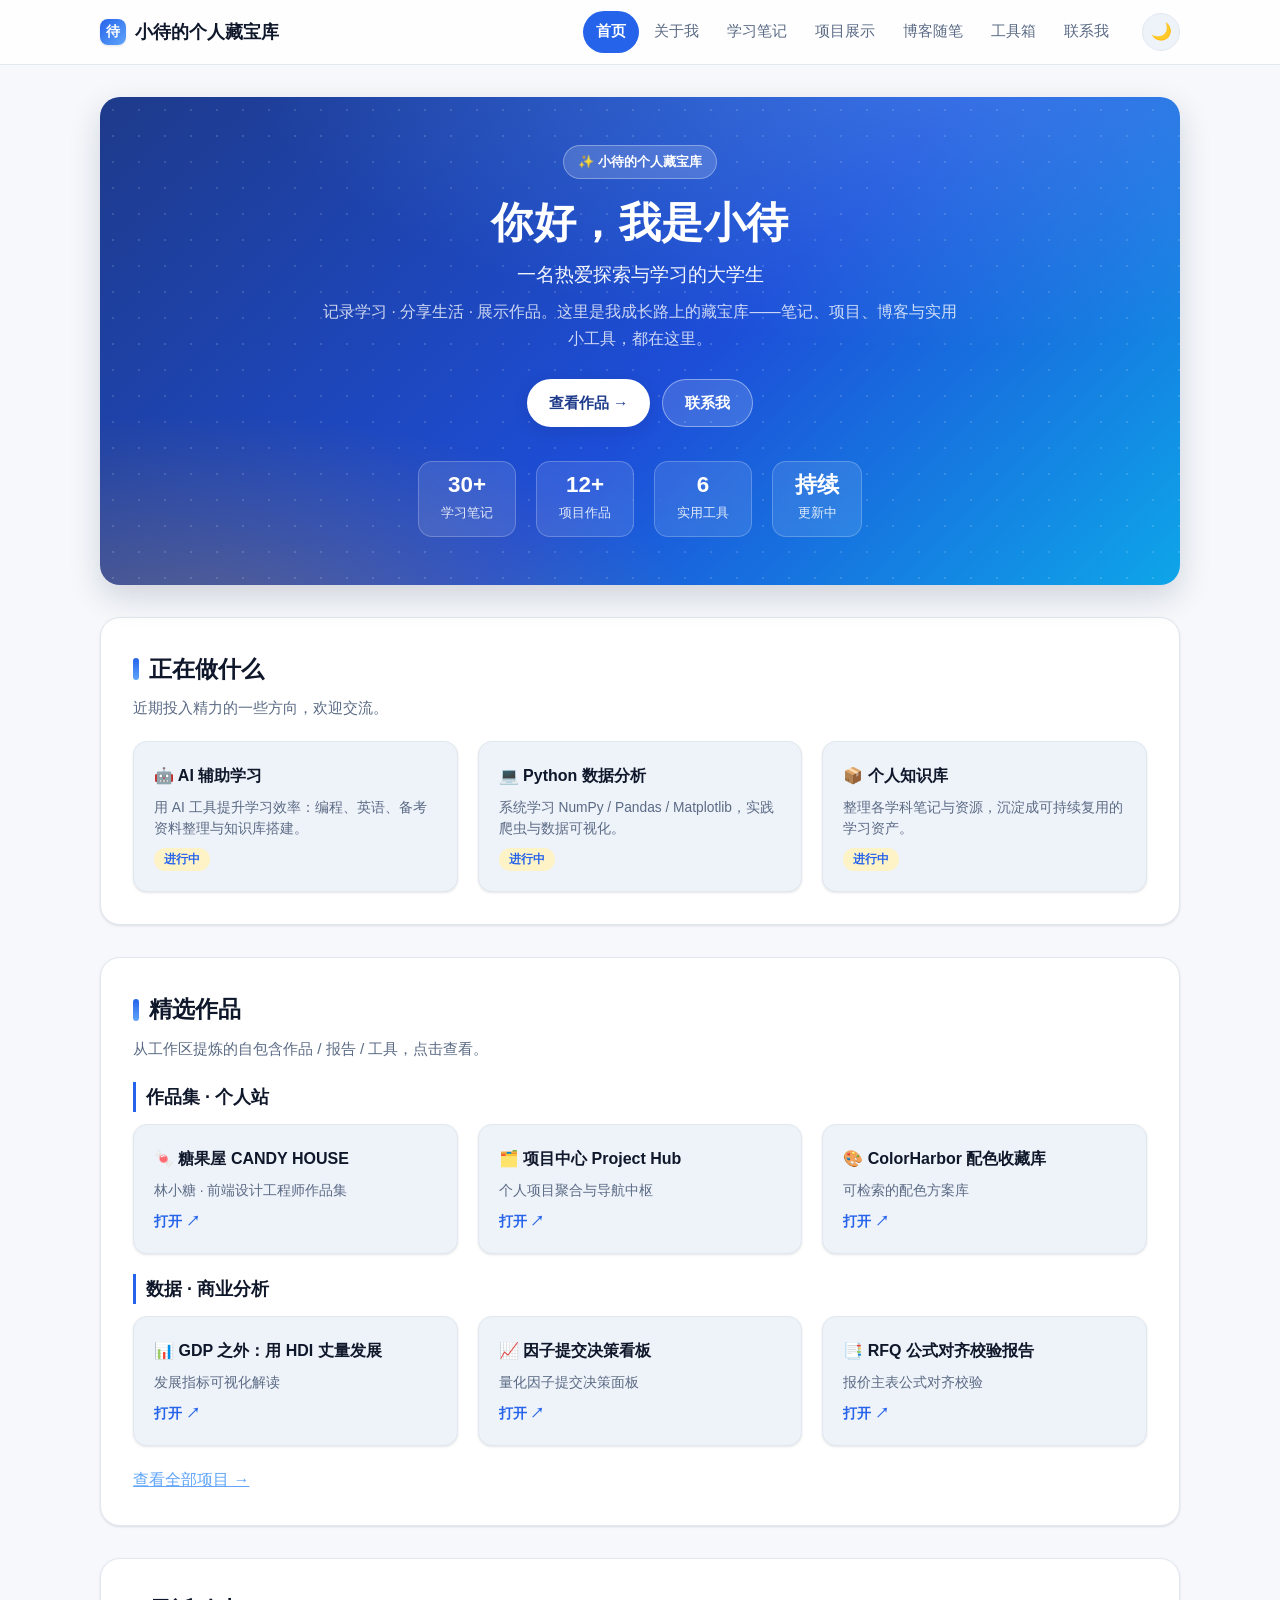
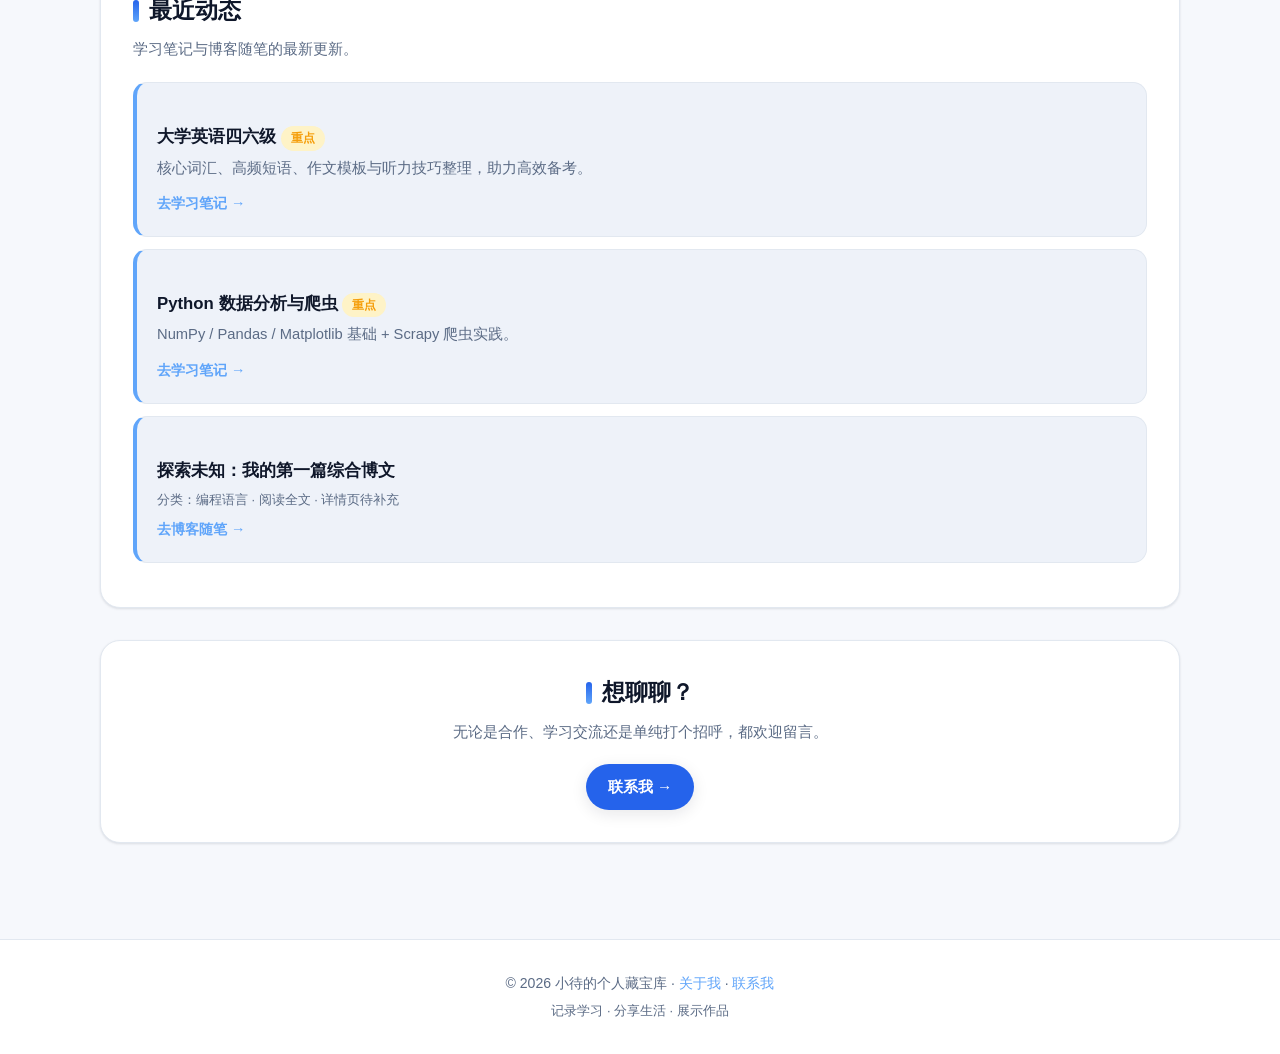
<file: index.html>
<!DOCTYPE html>
<html lang="zh-CN">
<head>
    <meta charset="UTF-8">
    <meta name="viewport" content="width=device-width, initial-scale=1.0">
    <title>首页 - 小待的个人藏宝库</title>
    <link rel="stylesheet" href="css/style.css">
</head>
<body>
    <main>
        <!-- Hero -->
        <section class="hero reveal in">
            <span class="hero-badge">✨ 小待的个人藏宝库</span>
            <h1>你好，我是小待</h1>
            <p class="tagline">一名热爱探索与学习的大学生</p>
            <p class="sub">记录学习 · 分享生活 · 展示作品。这里是我成长路上的藏宝库——笔记、项目、博客与实用小工具，都在这里。</p>
            <div class="hero-actions">
                <a class="btn btn-primary" href="projects.html">查看作品 →</a>
                <a class="btn btn-ghost" href="contact.html">联系我</a>
            </div>
            <div class="hero-stats">
                <div class="stat"><b>30+</b><span>学习笔记</span></div>
                <div class="stat"><b>12+</b><span>项目作品</span></div>
                <div class="stat"><b>6</b><span>实用工具</span></div>
                <div class="stat"><b>持续</b><span>更新中</span></div>
            </div>
        </section>

        <!-- 正在做 -->
        <section class="section reveal">
            <h2>正在做什么</h2>
            <p class="desc">近期投入精力的一些方向，欢迎交流。</p>
            <div class="grid">
                <div class="card">
                    <h4>🤖 AI 辅助学习</h4>
                    <p>用 AI 工具提升学习效率：编程、英语、备考资料整理与知识库搭建。</p>
                    <span class="tag">进行中</span>
                </div>
                <div class="card">
                    <h4>💻 Python 数据分析</h4>
                    <p>系统学习 NumPy / Pandas / Matplotlib，实践爬虫与数据可视化。</p>
                    <span class="tag">进行中</span>
                </div>
                <div class="card">
                    <h4>📦 个人知识库</h4>
                    <p>整理各学科笔记与资源，沉淀成可持续复用的学习资产。</p>
                    <span class="tag">进行中</span>
                </div>
            </div>
        </section>

        <!-- 精选作品 -->
        <section class="section reveal">
            <h2>精选作品</h2>
            <p class="desc">从工作区提炼的自包含作品 / 报告 / 工具，点击查看。</p>
            <h3 class="group-title">作品集 · 个人站</h3>
            <div class="grid">
                <div class="card">
                    <h4>🍬 糖果屋 CANDY HOUSE</h4>
                    <p>林小糖 · 前端设计工程师作品集</p>
                    <a href="#">打开 ↗</a>
                </div>
                <div class="card">
                    <h4>🗂️ 项目中心 Project Hub</h4>
                    <p>个人项目聚合与导航中枢</p>
                    <a href="#">打开 ↗</a>
                </div>
                <div class="card">
                    <h4>🎨 ColorHarbor 配色收藏库</h4>
                    <p>可检索的配色方案库</p>
                    <a href="#">打开 ↗</a>
                </div>
            </div>
            <h3 class="group-title">数据 · 商业分析</h3>
            <div class="grid">
                <div class="card">
                    <h4>📊 GDP 之外：用 HDI 丈量发展</h4>
                    <p>发展指标可视化解读</p>
                    <a href="#">打开 ↗</a>
                </div>
                <div class="card">
                    <h4>📈 因子提交决策看板</h4>
                    <p>量化因子提交决策面板</p>
                    <a href="#">打开 ↗</a>
                </div>
                <div class="card">
                    <h4>📑 RFQ 公式对齐校验报告</h4>
                    <p>报价主表公式对齐校验</p>
                    <a href="#">打开 ↗</a>
                </div>
            </div>
            <p style="margin-top:var(--space-md)"><a href="projects.html">查看全部项目 →</a></p>
        </section>

        <!-- 最近动态 -->
        <section class="section reveal">
            <h2>最近动态</h2>
            <p class="desc">学习笔记与博客随笔的最新更新。</p>
            <div class="item">
                <h3>大学英语四六级 <span class="badge badge-accent">重点</span></h3>
                <p>核心词汇、高频短语、作文模板与听力技巧整理，助力高效备考。</p>
                <a href="notes.html">去学习笔记 →</a>
            </div>
            <div class="item">
                <h3>Python 数据分析与爬虫 <span class="badge badge-accent">重点</span></h3>
                <p>NumPy / Pandas / Matplotlib 基础 + Scrapy 爬虫实践。</p>
                <a href="notes.html">去学习笔记 →</a>
            </div>
            <div class="item">
                <h3>探索未知：我的第一篇综合博文</h3>
                <p class="meta">分类：编程语言 · 阅读全文 · 详情页待补充</p>
                <a href="blog.html">去博客随笔 →</a>
            </div>
        </section>

        <!-- CTA -->
        <section class="section reveal" style="text-align:center">
            <h2 style="justify-content:center">想聊聊？</h2>
            <p class="desc">无论是合作、学习交流还是单纯打个招呼，都欢迎留言。</p>
            <a class="btn btn-primary" href="contact.html" style="background:var(--primary);color:#fff">联系我 →</a>
        </section>
    </main>

    <script src="js/script.js"></script>
    <script src="js/components.js"></script>
</body>
</html>
</file>
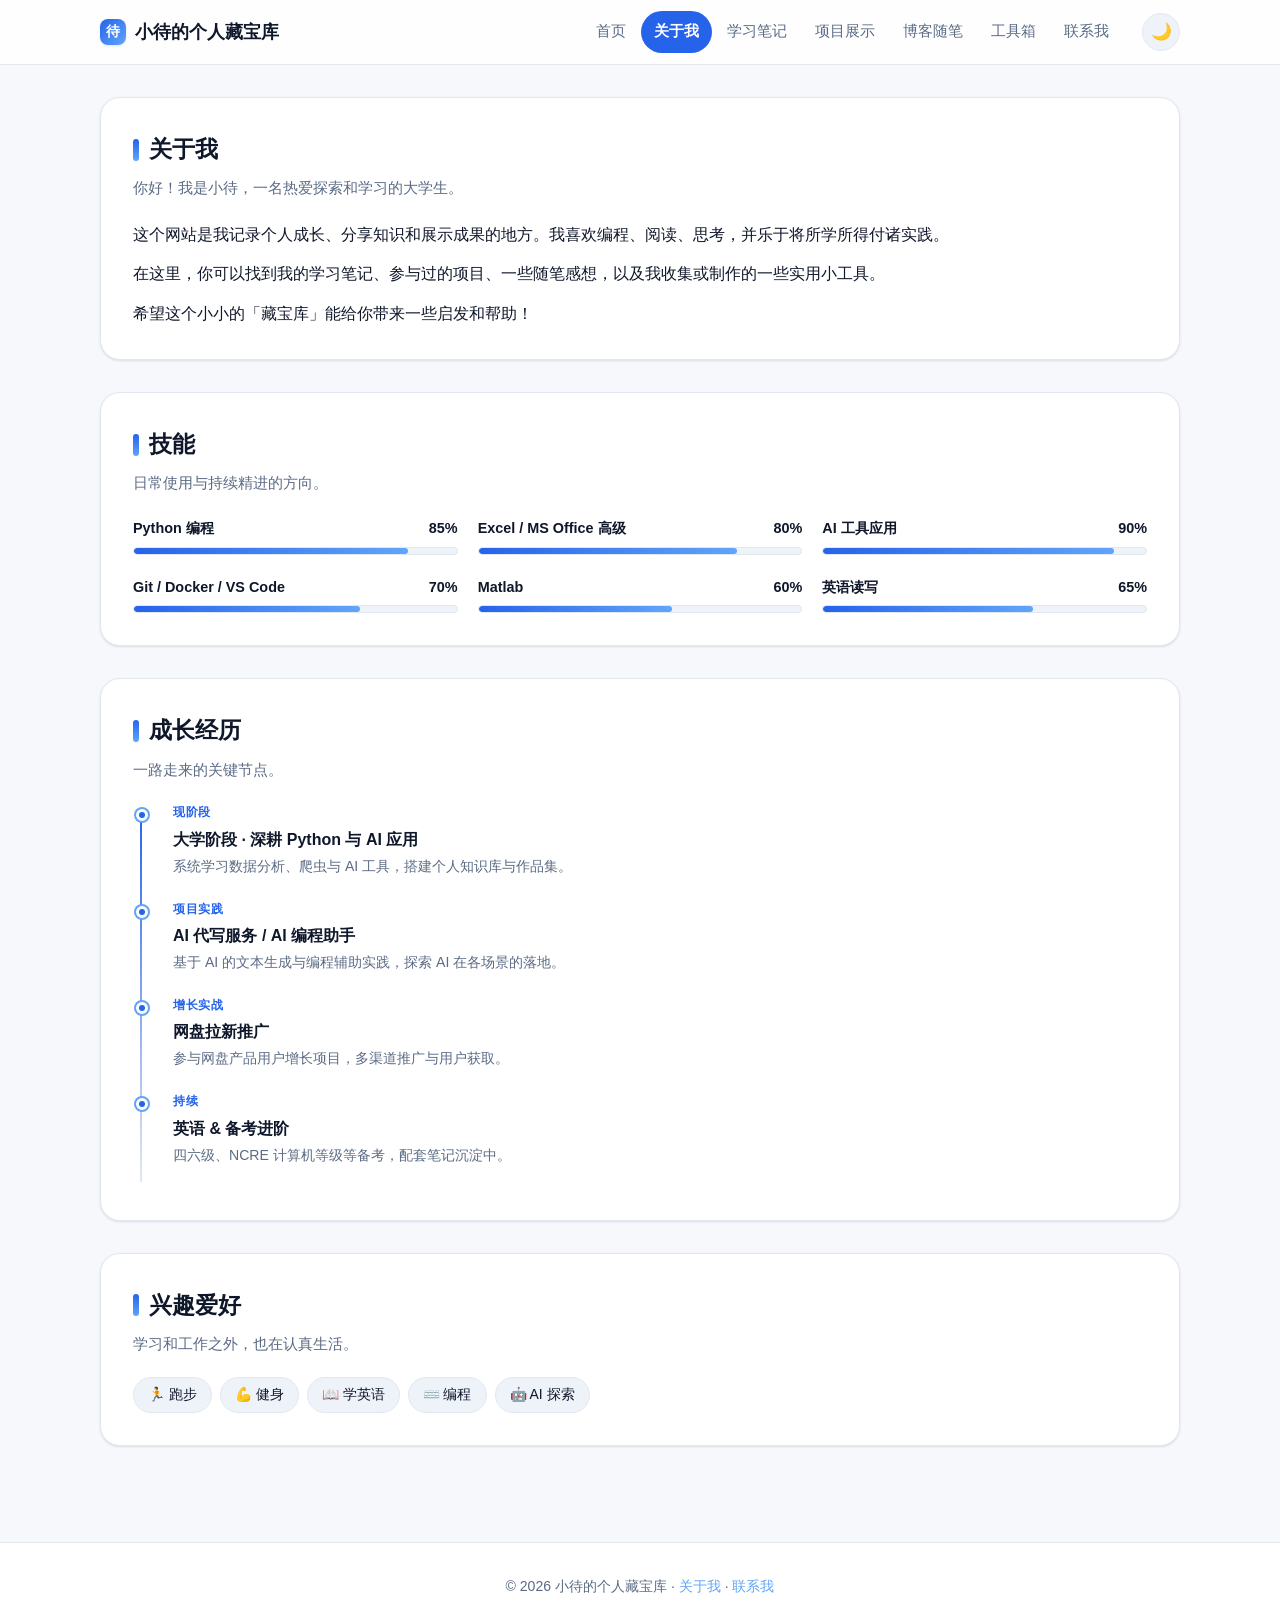
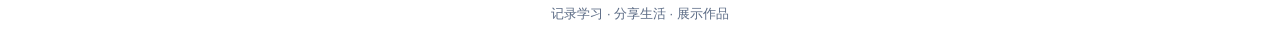
<file: about.html>
<!DOCTYPE html>
<html lang="zh-CN">
<head>
    <meta charset="UTF-8">
    <meta name="viewport" content="width=device-width, initial-scale=1.0">
    <title>关于我 - 小待的个人藏宝库</title>
    <link rel="stylesheet" href="css/style.css">
</head>
<body>
    <main>
        <section class="section reveal in">
            <h2>关于我</h2>
            <p class="desc">你好！我是小待，一名热爱探索和学习的大学生。</p>
            <p style="margin-bottom:var(--space-sm)">这个网站是我记录个人成长、分享知识和展示成果的地方。我喜欢编程、阅读、思考，并乐于将所学所得付诸实践。</p>
            <p style="margin-bottom:var(--space-sm)">在这里，你可以找到我的学习笔记、参与过的项目、一些随笔感想，以及我收集或制作的一些实用小工具。</p>
            <p>希望这个小小的「藏宝库」能给你带来一些启发和帮助！</p>
        </section>

        <section class="section reveal">
            <h2>技能</h2>
            <p class="desc">日常使用与持续精进的方向。</p>
            <div class="skills">
                <div class="skill">
                    <div class="skill-name"><span>Python 编程</span><span>85%</span></div>
                    <div class="skill-bar"><i style="width:85%"></i></div>
                </div>
                <div class="skill">
                    <div class="skill-name"><span>Excel / MS Office 高级</span><span>80%</span></div>
                    <div class="skill-bar"><i style="width:80%"></i></div>
                </div>
                <div class="skill">
                    <div class="skill-name"><span>AI 工具应用</span><span>90%</span></div>
                    <div class="skill-bar"><i style="width:90%"></i></div>
                </div>
                <div class="skill">
                    <div class="skill-name"><span>Git / Docker / VS Code</span><span>70%</span></div>
                    <div class="skill-bar"><i style="width:70%"></i></div>
                </div>
                <div class="skill">
                    <div class="skill-name"><span>Matlab</span><span>60%</span></div>
                    <div class="skill-bar"><i style="width:60%"></i></div>
                </div>
                <div class="skill">
                    <div class="skill-name"><span>英语读写</span><span>65%</span></div>
                    <div class="skill-bar"><i style="width:65%"></i></div>
                </div>
            </div>
        </section>

        <section class="section reveal">
            <h2>成长经历</h2>
            <p class="desc">一路走来的关键节点。</p>
            <div class="timeline">
                <div class="tl-item">
                    <div class="tl-time">现阶段</div>
                    <h4>大学阶段 · 深耕 Python 与 AI 应用</h4>
                    <p>系统学习数据分析、爬虫与 AI 工具，搭建个人知识库与作品集。</p>
                </div>
                <div class="tl-item">
                    <div class="tl-time">项目实践</div>
                    <h4>AI 代写服务 / AI 编程助手</h4>
                    <p>基于 AI 的文本生成与编程辅助实践，探索 AI 在各场景的落地。</p>
                </div>
                <div class="tl-item">
                    <div class="tl-time">增长实战</div>
                    <h4>网盘拉新推广</h4>
                    <p>参与网盘产品用户增长项目，多渠道推广与用户获取。</p>
                </div>
                <div class="tl-item">
                    <div class="tl-time">持续</div>
                    <h4>英语 &amp; 备考进阶</h4>
                    <p>四六级、NCRE 计算机等级等备考，配套笔记沉淀中。</p>
                </div>
            </div>
        </section>

        <section class="section reveal">
            <h2>兴趣爱好</h2>
            <p class="desc">学习和工作之外，也在认真生活。</p>
            <div class="chips">
                <span>🏃 跑步</span>
                <span>💪 健身</span>
                <span>📖 学英语</span>
                <span>⌨️ 编程</span>
                <span>🤖 AI 探索</span>
            </div>
        </section>
    </main>

    <script src="js/script.js"></script>
    <script src="js/components.js"></script>
</body>
</html>
</file>
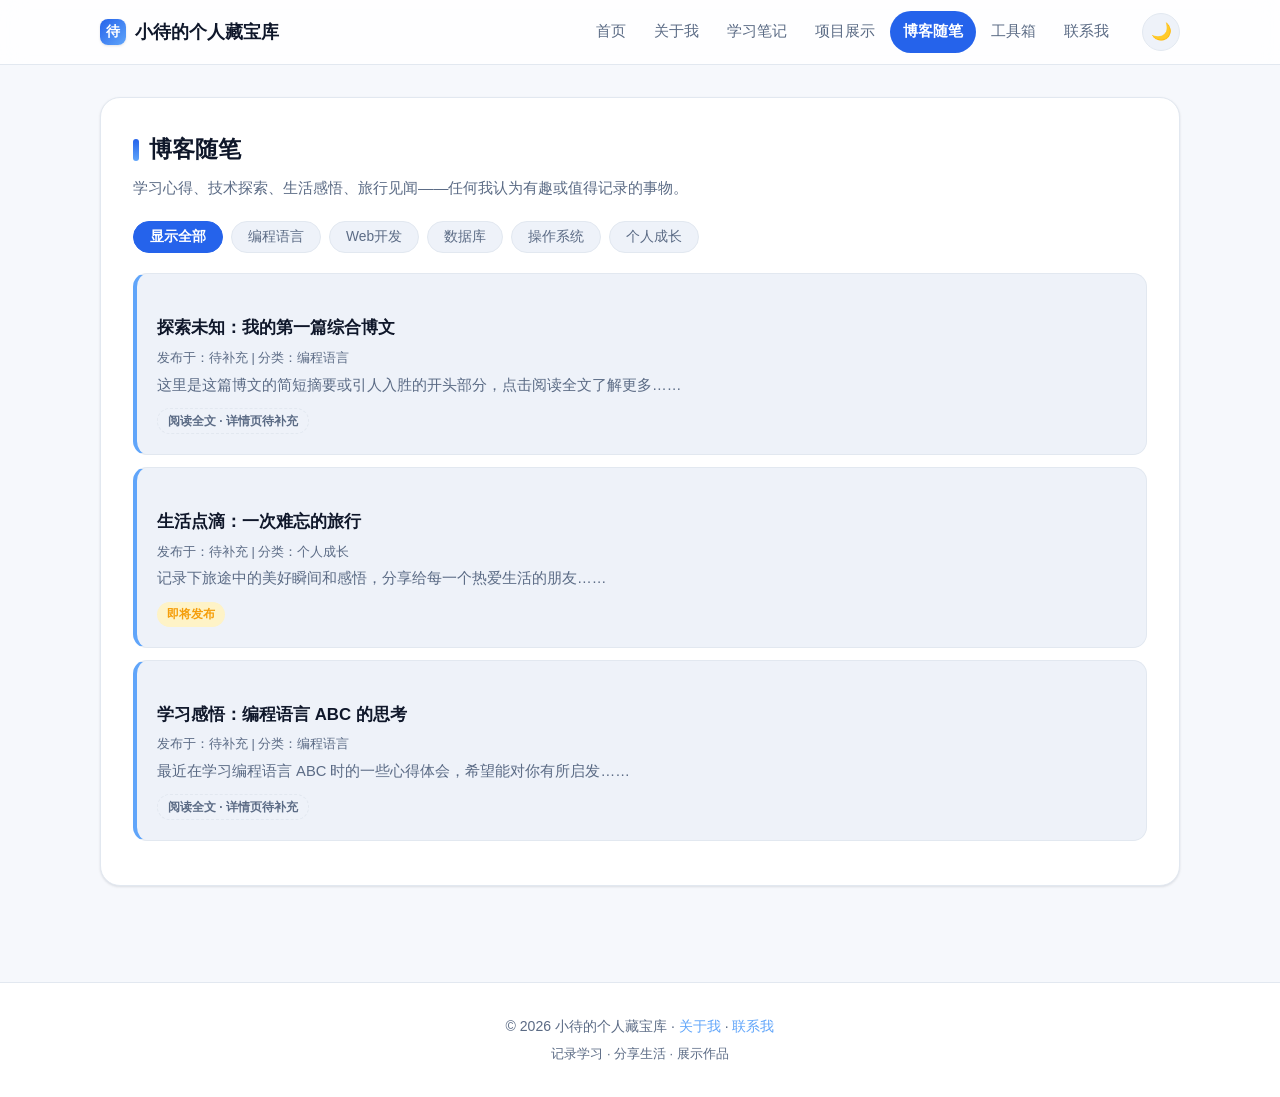
<file: blog.html>
<!DOCTYPE html>
<html lang="zh-CN">
<head>
    <meta charset="UTF-8">
    <meta name="viewport" content="width=device-width, initial-scale=1.0">
    <title>博客随笔 - 小待的个人藏宝库</title>
    <link rel="stylesheet" href="css/style.css">
</head>
<body>
    <main>
        <section class="section reveal in">
            <h2>博客随笔</h2>
            <p class="desc">学习心得、技术探索、生活感悟、旅行见闻——任何我认为有趣或值得记录的事物。</p>

            <ul class="cats" id="blog-cats">
                <li><button class="on" data-cat="all">显示全部</button></li>
                <li><button data-cat="编程语言">编程语言</button></li>
                <li><button data-cat="Web开发">Web开发</button></li>
                <li><button data-cat="数据库">数据库</button></li>
                <li><button data-cat="操作系统">操作系统</button></li>
                <li><button data-cat="个人成长">个人成长</button></li>
            </ul>

            <div class="blog-post item" data-cat="编程语言">
                <h3>探索未知：我的第一篇综合博文</h3>
                <p class="meta">发布于：待补充 | 分类：编程语言</p>
                <p>这里是这篇博文的简短摘要或引人入胜的开头部分，点击阅读全文了解更多……</p>
                <span class="badge badge-muted">阅读全文 · 详情页待补充</span>
            </div>

            <div class="blog-post item" data-cat="个人成长">
                <h3>生活点滴：一次难忘的旅行</h3>
                <p class="meta">发布于：待补充 | 分类：个人成长</p>
                <p>记录下旅途中的美好瞬间和感悟，分享给每一个热爱生活的朋友……</p>
                <span class="badge badge-accent">即将发布</span>
            </div>

            <div class="blog-post item" data-cat="编程语言">
                <h3>学习感悟：编程语言 ABC 的思考</h3>
                <p class="meta">发布于：待补充 | 分类：编程语言</p>
                <p>最近在学习编程语言 ABC 时的一些心得体会，希望能对你有所启发……</p>
                <span class="badge badge-muted">阅读全文 · 详情页待补充</span>
            </div>
        </section>
    </main>

    <script src="js/script.js"></script>
    <script src="js/components.js"></script>
</body>
</html>
</file>
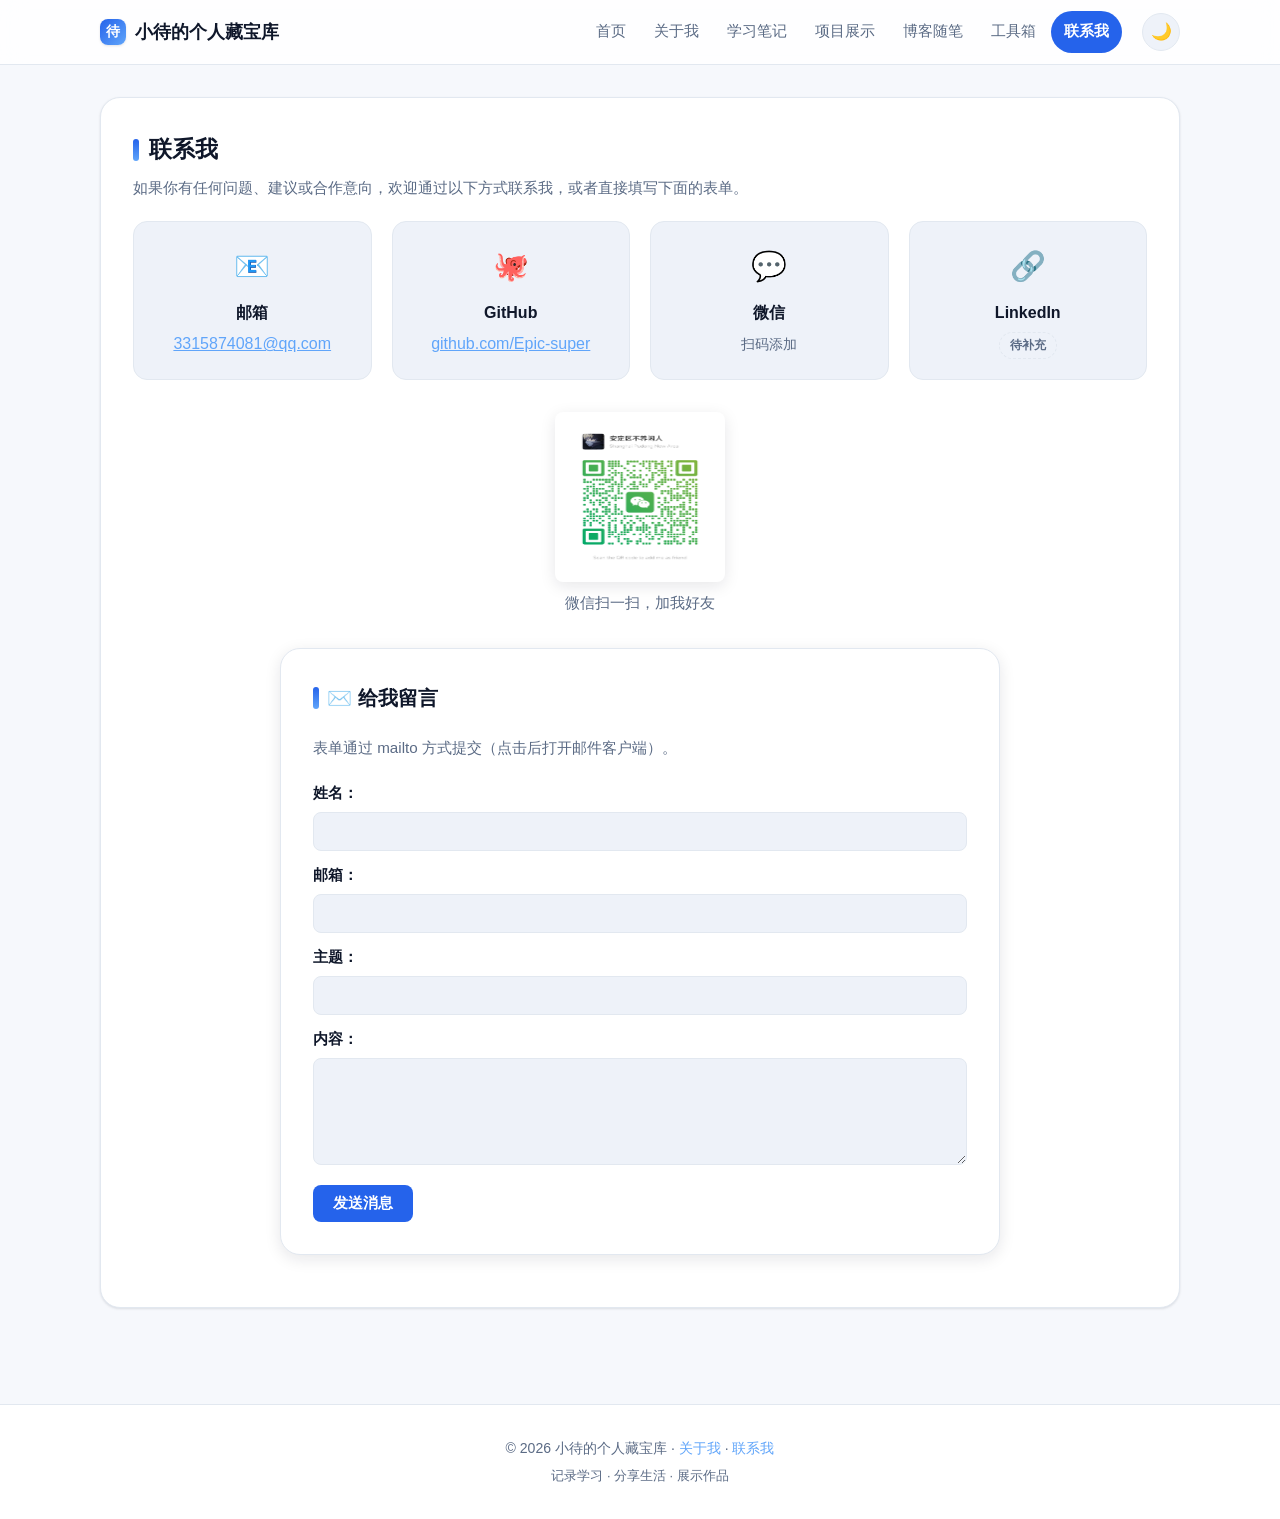
<file: contact.html>
<!DOCTYPE html>
<html lang="zh-CN">
<head>
    <meta charset="UTF-8">
    <meta name="viewport" content="width=device-width, initial-scale=1.0">
    <title>联系我 - 小待的个人藏宝库</title>
    <link rel="stylesheet" href="css/style.css">
</head>
<body>
    <main>
        <section class="section reveal in">
            <h2>联系我</h2>
            <p class="desc">如果你有任何问题、建议或合作意向，欢迎通过以下方式联系我，或者直接填写下面的表单。</p>

            <div class="contact-cards">
                <div class="contact-card">
                    <span class="icon">📧</span>
                    <b>邮箱</b>
                    <a href="mailto:3315874081@qq.com">3315874081@qq.com</a>
                </div>
                <div class="contact-card">
                    <span class="icon">🐙</span>
                    <b>GitHub</b>
                    <a href="https://github.com/Epic-super" target="_blank" rel="noopener">github.com/Epic-super</a>
                </div>
                <div class="contact-card">
                    <span class="icon">💬</span>
                    <b>微信</b>
                    <span style="color:var(--muted);font-size:.85rem">扫码添加</span>
                </div>
                <div class="contact-card">
                    <span class="icon">🔗</span>
                    <b>LinkedIn</b>
                    <span class="badge badge-muted">待补充</span>
                </div>
            </div>

            <div class="contact-qr">
                <img src="images/wechat_qr.png" alt="微信二维码" style="width:170px;height:170px">
                <p class="desc">微信扫一扫，加我好友</p>
            </div>

            <div class="tool-container" style="margin-top:var(--space-lg)">
                <h2>✉️ 给我留言</h2>
                <p class="desc" style="margin-bottom:var(--space-md)">表单通过 mailto 方式提交（点击后打开邮件客户端）。</p>
                <form action="mailto:3315874081@qq.com" method="post" enctype="text/plain">
                    <label for="name">姓名：</label>
                    <input type="text" id="name" name="name" required>
                    <label for="email">邮箱：</label>
                    <input type="email" id="email" name="email" required>
                    <label for="subject">主题：</label>
                    <input type="text" id="subject" name="subject" required>
                    <label for="message">内容：</label>
                    <textarea id="message" name="message" rows="5" required></textarea>
                    <button type="submit">发送消息</button>
                </form>
            </div>
        </section>
    </main>

    <script src="js/script.js"></script>
    <script src="js/components.js"></script>
</body>
</html>
</file>
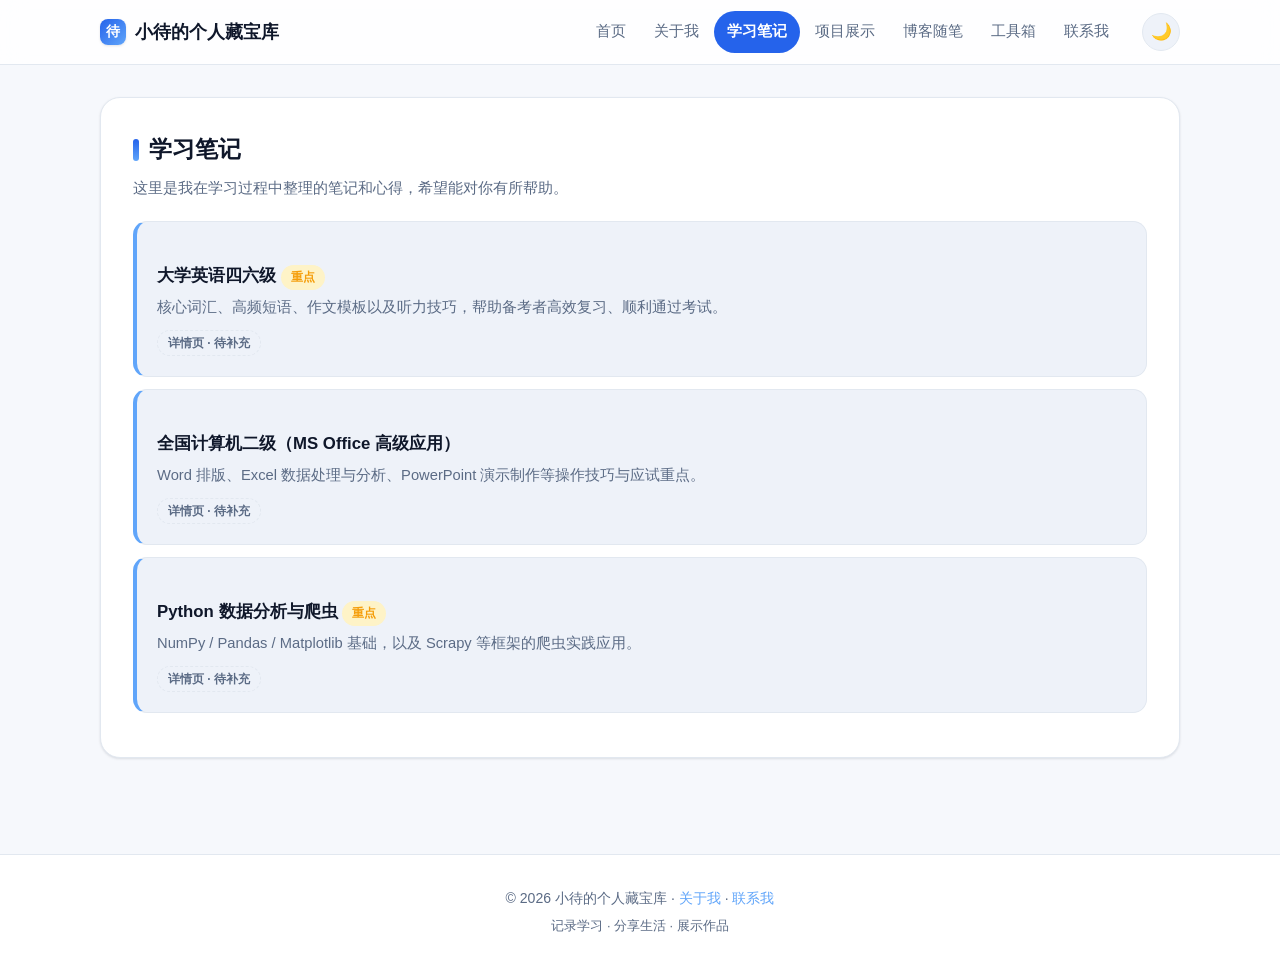
<file: notes.html>
<!DOCTYPE html>
<html lang="zh-CN">
<head>
    <meta charset="UTF-8">
    <meta name="viewport" content="width=device-width, initial-scale=1.0">
    <title>学习笔记 - 小待的个人藏宝库</title>
    <link rel="stylesheet" href="css/style.css">
</head>
<body>
    <main>
        <section class="section reveal in">
            <h2>学习笔记</h2>
            <p class="desc">这里是我在学习过程中整理的笔记和心得，希望能对你有所帮助。</p>

            <div class="item">
                <h3>大学英语四六级 <span class="badge badge-accent">重点</span></h3>
                <p>核心词汇、高频短语、作文模板以及听力技巧，帮助备考者高效复习、顺利通过考试。</p>
                <span class="badge badge-muted">详情页 · 待补充</span>
            </div>

            <div class="item">
                <h3>全国计算机二级（MS Office 高级应用）</h3>
                <p>Word 排版、Excel 数据处理与分析、PowerPoint 演示制作等操作技巧与应试重点。</p>
                <span class="badge badge-muted">详情页 · 待补充</span>
            </div>

            <div class="item">
                <h3>Python 数据分析与爬虫 <span class="badge badge-accent">重点</span></h3>
                <p>NumPy / Pandas / Matplotlib 基础，以及 Scrapy 等框架的爬虫实践应用。</p>
                <span class="badge badge-muted">详情页 · 待补充</span>
            </div>
        </section>
    </main>

    <script src="js/script.js"></script>
    <script src="js/components.js"></script>
</body>
</html>
</file>
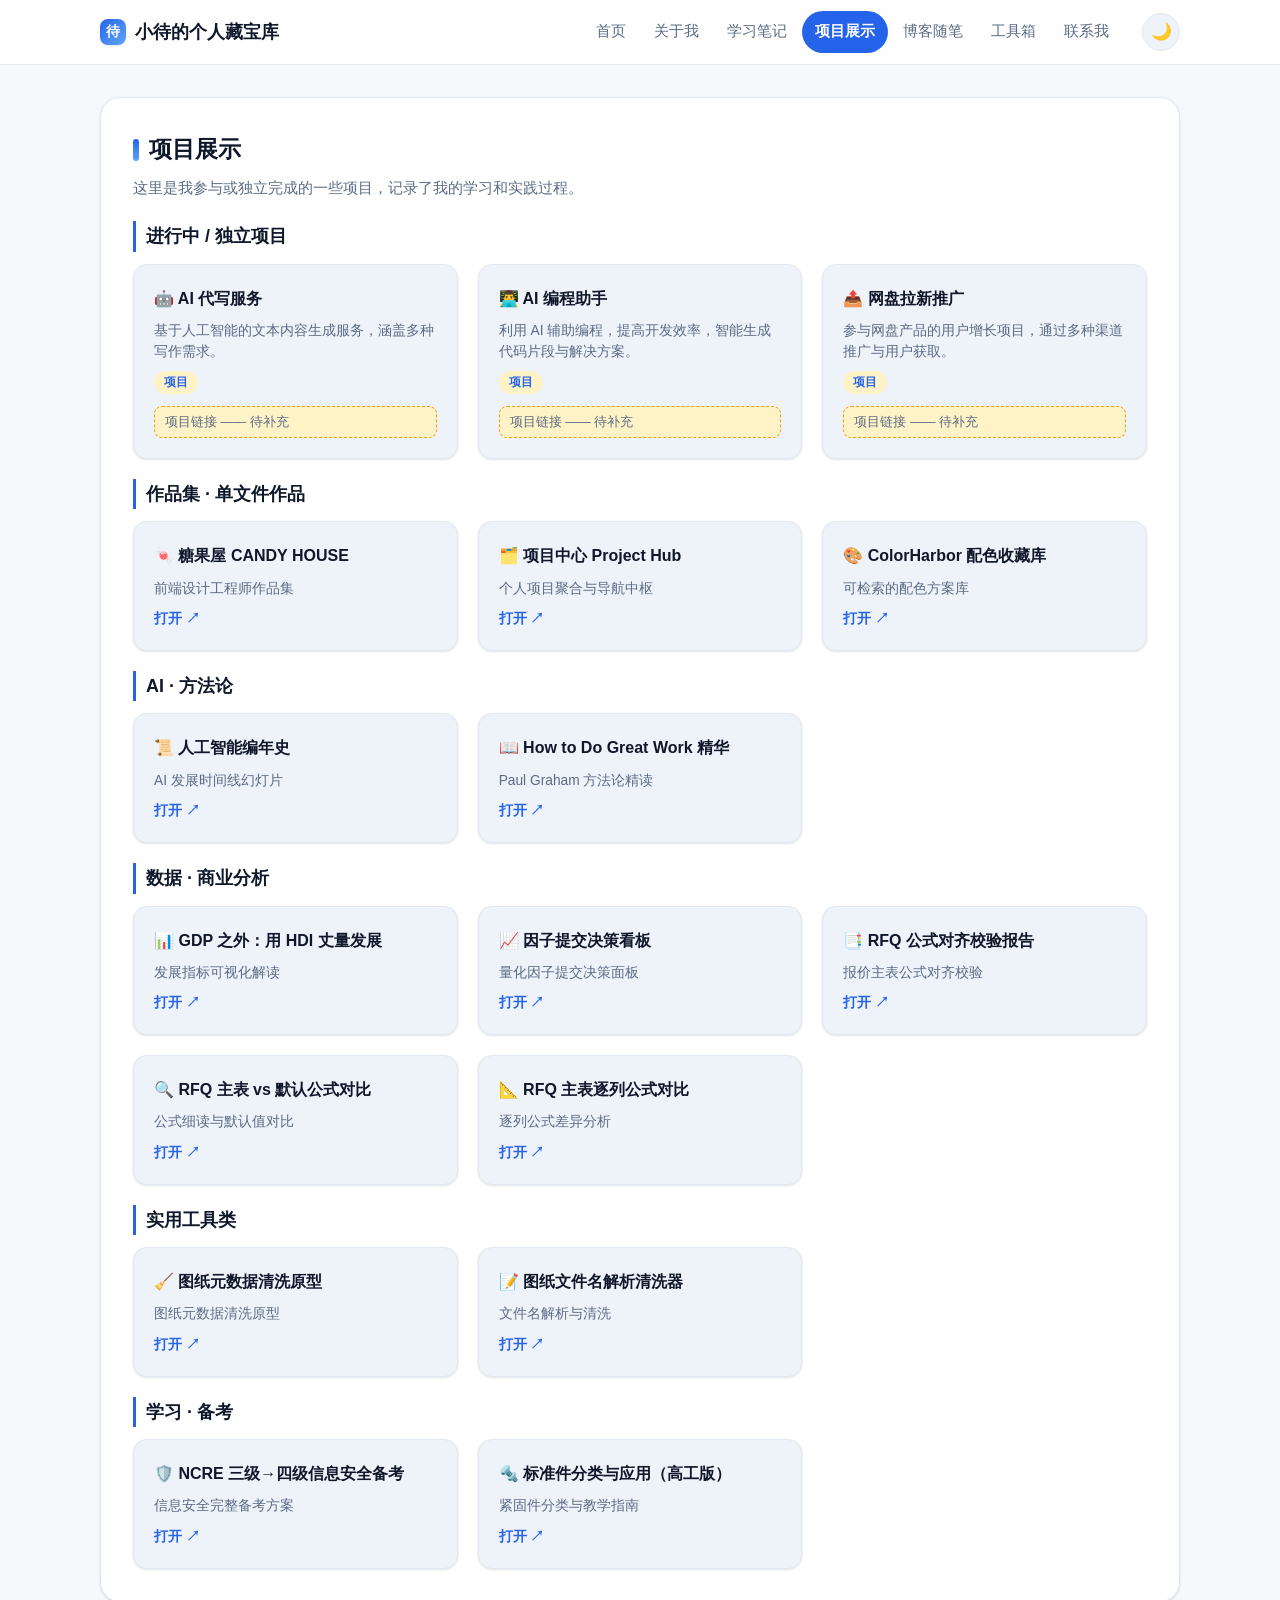
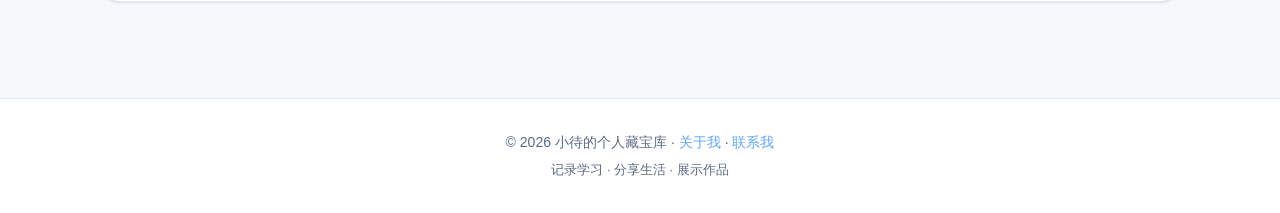
<file: projects.html>
<!DOCTYPE html>
<html lang="zh-CN">
<head>
    <meta charset="UTF-8">
    <meta name="viewport" content="width=device-width, initial-scale=1.0">
    <title>项目展示 - 小待的个人藏宝库</title>
    <link rel="stylesheet" href="css/style.css">
</head>
<body>
    <main>
        <section class="section reveal in">
            <h2>项目展示</h2>
            <p class="desc">这里是我参与或独立完成的一些项目，记录了我的学习和实践过程。</p>

            <h3 class="group-title">进行中 / 独立项目</h3>
            <div class="grid">
                <div class="card">
                    <h4>🤖 AI 代写服务</h4>
                    <p>基于人工智能的文本内容生成服务，涵盖多种写作需求。</p>
                    <span class="tag">项目</span>
                    <span class="todo-note" style="margin-top:4px">项目链接 —— 待补充</span>
                </div>
                <div class="card">
                    <h4>👨‍💻 AI 编程助手</h4>
                    <p>利用 AI 辅助编程，提高开发效率，智能生成代码片段与解决方案。</p>
                    <span class="tag">项目</span>
                    <span class="todo-note" style="margin-top:4px">项目链接 —— 待补充</span>
                </div>
                <div class="card">
                    <h4>📤 网盘拉新推广</h4>
                    <p>参与网盘产品的用户增长项目，通过多种渠道推广与用户获取。</p>
                    <span class="tag">项目</span>
                    <span class="todo-note" style="margin-top:4px">项目链接 —— 待补充</span>
                </div>
            </div>

            <h3 class="group-title">作品集 · 单文件作品</h3>
            <div class="grid">
                <div class="card">
                    <h4>🍬 糖果屋 CANDY HOUSE</h4>
                    <p>前端设计工程师作品集</p>
                    <a href="#">打开 ↗</a>
                </div>
                <div class="card">
                    <h4>🗂️ 项目中心 Project Hub</h4>
                    <p>个人项目聚合与导航中枢</p>
                    <a href="#">打开 ↗</a>
                </div>
                <div class="card">
                    <h4>🎨 ColorHarbor 配色收藏库</h4>
                    <p>可检索的配色方案库</p>
                    <a href="#">打开 ↗</a>
                </div>
            </div>

            <h3 class="group-title">AI · 方法论</h3>
            <div class="grid">
                <div class="card">
                    <h4>📜 人工智能编年史</h4>
                    <p>AI 发展时间线幻灯片</p>
                    <a href="#">打开 ↗</a>
                </div>
                <div class="card">
                    <h4>📖 How to Do Great Work 精华</h4>
                    <p>Paul Graham 方法论精读</p>
                    <a href="#">打开 ↗</a>
                </div>
            </div>

            <h3 class="group-title">数据 · 商业分析</h3>
            <div class="grid">
                <div class="card">
                    <h4>📊 GDP 之外：用 HDI 丈量发展</h4>
                    <p>发展指标可视化解读</p>
                    <a href="#">打开 ↗</a>
                </div>
                <div class="card">
                    <h4>📈 因子提交决策看板</h4>
                    <p>量化因子提交决策面板</p>
                    <a href="#">打开 ↗</a>
                </div>
                <div class="card">
                    <h4>📑 RFQ 公式对齐校验报告</h4>
                    <p>报价主表公式对齐校验</p>
                    <a href="#">打开 ↗</a>
                </div>
                <div class="card">
                    <h4>🔍 RFQ 主表 vs 默认公式对比</h4>
                    <p>公式细读与默认值对比</p>
                    <a href="#">打开 ↗</a>
                </div>
                <div class="card">
                    <h4>📐 RFQ 主表逐列公式对比</h4>
                    <p>逐列公式差异分析</p>
                    <a href="#">打开 ↗</a>
                </div>
            </div>

            <h3 class="group-title">实用工具类</h3>
            <div class="grid">
                <div class="card">
                    <h4>🧹 图纸元数据清洗原型</h4>
                    <p>图纸元数据清洗原型</p>
                    <a href="#">打开 ↗</a>
                </div>
                <div class="card">
                    <h4>📝 图纸文件名解析清洗器</h4>
                    <p>文件名解析与清洗</p>
                    <a href="#">打开 ↗</a>
                </div>
            </div>

            <h3 class="group-title">学习 · 备考</h3>
            <div class="grid">
                <div class="card">
                    <h4>🛡️ NCRE 三级→四级信息安全备考</h4>
                    <p>信息安全完整备考方案</p>
                    <a href="#">打开 ↗</a>
                </div>
                <div class="card">
                    <h4>🔩 标准件分类与应用（高工版）</h4>
                    <p>紧固件分类与教学指南</p>
                    <a href="#">打开 ↗</a>
                </div>
            </div>
        </section>
    </main>

    <script src="js/script.js"></script>
    <script src="js/components.js"></script>
</body>
</html>
</file>
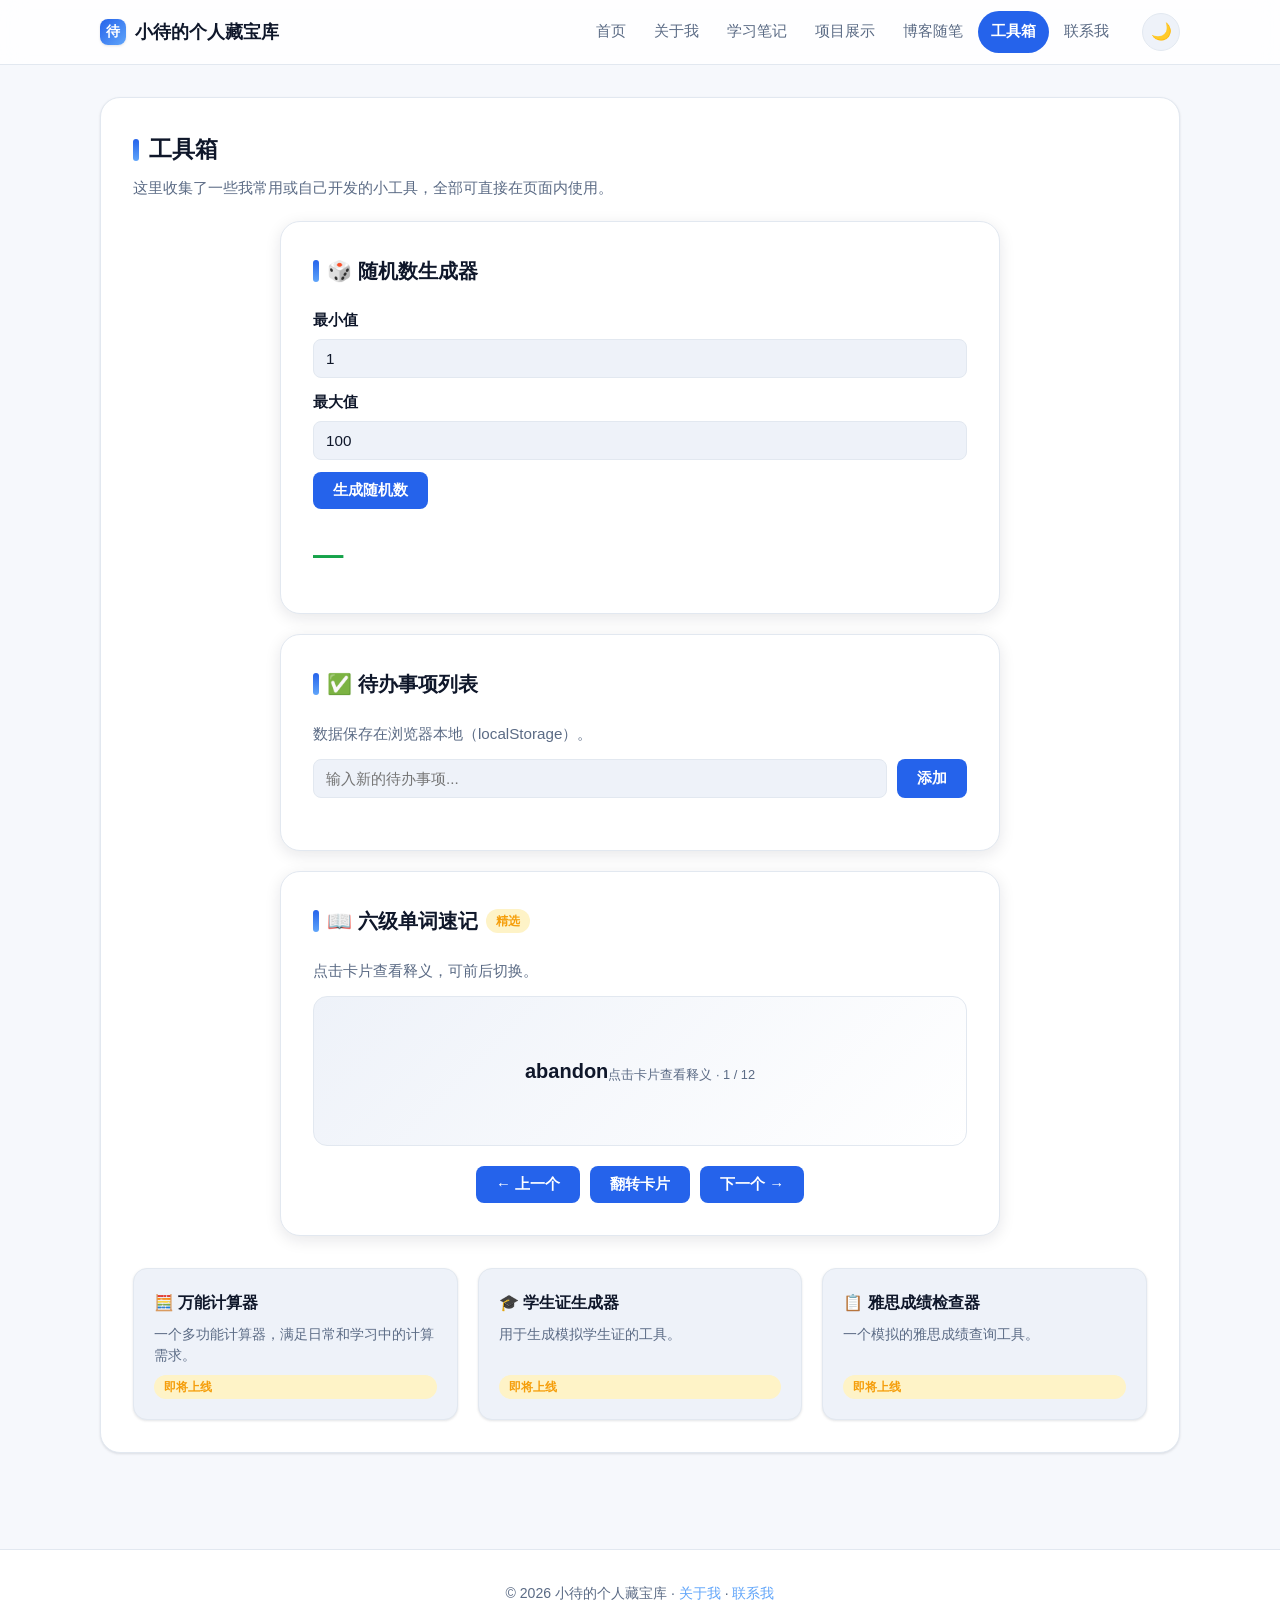
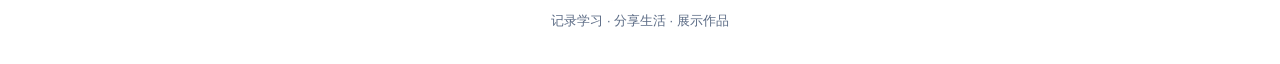
<file: tools.html>
<!DOCTYPE html>
<html lang="zh-CN">
<head>
    <meta charset="UTF-8">
    <meta name="viewport" content="width=device-width, initial-scale=1.0">
    <title>工具箱 - 小待的个人藏宝库</title>
    <link rel="stylesheet" href="css/style.css">
</head>
<body>
    <main>
        <section class="section reveal in">
            <h2>工具箱</h2>
            <p class="desc">这里收集了一些我常用或自己开发的小工具，全部可直接在页面内使用。</p>

            <div class="tool-container">
                <h2>🎲 随机数生成器</h2>
                <label for="rnd-min">最小值</label>
                <input type="number" id="rnd-min" value="1">
                <label for="rnd-max">最大值</label>
                <input type="number" id="rnd-max" value="100">
                <button id="rnd-btn">生成随机数</button>
                <div class="tool-result" id="rnd-out">—</div>
            </div>

            <div class="tool-container">
                <h2>✅ 待办事项列表</h2>
                <p class="desc" style="margin-bottom:var(--space-sm)">数据保存在浏览器本地（localStorage）。</p>
                <div style="display:flex;gap:10px;flex-wrap:wrap">
                    <input type="text" id="todo-input" placeholder="输入新的待办事项..." style="flex:1;min-width:200px;margin-bottom:0">
                    <button id="todo-add">添加</button>
                </div>
                <ul id="todo-list"></ul>
            </div>

            <div class="tool-container">
                <h2>📖 六级单词速记 <span class="badge badge-accent">精选</span></h2>
                <p class="desc" style="margin-bottom:var(--space-sm)">点击卡片查看释义，可前后切换。</p>
                <div class="flashcard" id="fc-card">加载中...</div>
                <div class="flash-actions">
                    <button id="fc-prev">← 上一个</button>
                    <button id="fc-flip">翻转卡片</button>
                    <button id="fc-next">下一个 →</button>
                </div>
            </div>

            <div class="grid" style="margin-top:var(--space-lg)">
                <div class="card">
                    <h4>🧮 万能计算器</h4>
                    <p>一个多功能计算器，满足日常和学习中的计算需求。</p>
                    <span class="badge badge-accent">即将上线</span>
                </div>
                <div class="card">
                    <h4>🎓 学生证生成器</h4>
                    <p>用于生成模拟学生证的工具。</p>
                    <span class="badge badge-accent">即将上线</span>
                </div>
                <div class="card">
                    <h4>📋 雅思成绩检查器</h4>
                    <p>一个模拟的雅思成绩查询工具。</p>
                    <span class="badge badge-accent">即将上线</span>
                </div>
            </div>
        </section>
    </main>

    <script src="js/script.js"></script>
    <script src="js/components.js"></script>
</body>
</html>
</file>
<file: css/style.css>
/* ============================================================
   小待的个人藏宝库 · 重构版（v2.0）— 设计系统
   深色优先 · 现代风 · 纯 CSS 变量
   ============================================================ */

*,*::before,*::after{box-sizing:border-box;margin:0;padding:0;touch-action:manipulation;-webkit-tap-highlight-color:transparent}

:root{
  /* 品牌色 */
  --primary:#2563eb;          /* 主色（亮蓝） */
  --primary-dark:#1e40af;
  --primary-light:#60a5fa;
  --accent:#f59e0b;           /* 强调（琥珀） */
  --accent-soft:#fef3c7;

  /* 中性色（浅色） */
  --bg:#f6f8fc;
  --surface:#ffffff;
  --surface-alt:#eef2f9;
  --text:#0f172a;
  --muted:#5b6b85;
  --border:#e2e8f0;
  --divider:#eef2f7;
  --header-bg:rgba(255,255,255,.82);

  --success:#16a34a; --danger:#dc2626; --info:#0284c7;

  --font:-apple-system,BlinkMacSystemFont,"Segoe UI","PingFang SC","Hiragino Sans GB","Microsoft YaHei","Helvetica Neue",Arial,sans-serif;
  --mono:"SFMono-Regular",Consolas,"Liberation Mono",Menlo,monospace;
  --base:16px; --lh:1.7;

  --space-xs:6px; --space-sm:12px; --space-md:20px; --space-lg:32px; --space-xl:48px;
  --r-sm:8px; --r-md:14px; --r-lg:20px;
  --shadow-sm:0 1px 3px rgba(15,23,42,.08),0 1px 2px rgba(15,23,42,.04);
  --shadow-md:0 4px 16px rgba(15,23,42,.10);
  --shadow-lg:0 12px 32px rgba(15,23,42,.16);
  --container:1120px;
  --header-h:64px;
}

[data-theme="dark"]{
  --primary:#38bdf8; --primary-dark:#0ea5e9; --primary-light:#7dd3fc;
  --accent:#fbbf24; --accent-soft:#2b2410;
  --bg:#0b1220; --surface:#111a2c; --surface-alt:#16203a;
  --text:#e6edf7; --muted:#8ea0bd;
  --border:#24304a; --divider:#1b2740;
  --header-bg:rgba(11,18,32,.78);
  --success:#34d399; --danger:#f87171; --info:#38bdf8;
  --shadow-sm:0 1px 3px rgba(0,0,0,.35);
  --shadow-md:0 6px 20px rgba(0,0,0,.45);
  --shadow-lg:0 14px 40px rgba(0,0,0,.55);
}

html{scroll-behavior:smooth}
body{
  font-family:var(--font);font-size:var(--base);line-height:var(--lh);
  background:var(--bg);color:var(--text);
  min-height:100vh;display:flex;flex-direction:column;
  transition:background-color .3s ease,color .3s ease;
}
main{flex:1;width:100%;max-width:var(--container);margin:0 auto;padding:var(--space-lg) var(--space-md)}
a{color:var(--primary-light);transition:color .2s ease}
a:hover{color:var(--accent)}
img{max-width:100%;height:auto}
code,kbd{font-family:var(--mono);font-size:.92em;background:var(--surface-alt);border:1px solid var(--border);border-radius:5px;padding:1px 6px}
kbd{padding:2px 7px}

/* ---------- 头部导航 ---------- */
.site-header{
  position:sticky;top:0;z-index:100;
  background:var(--header-bg);backdrop-filter:blur(12px);-webkit-backdrop-filter:blur(12px);
  border-bottom:1px solid var(--border);
}
.header-inner{
  max-width:var(--container);margin:0 auto;padding:0 var(--space-md);
  height:var(--header-h);display:flex;align-items:center;gap:var(--space-md);
}
.site-logo{
  display:inline-flex;align-items:center;gap:9px;
  font-size:1.12rem;font-weight:800;color:var(--text);text-decoration:none;white-space:nowrap;
}
.site-logo .logo-dot{
  width:26px;height:26px;border-radius:8px;flex:none;
  background:linear-gradient(135deg,var(--primary),var(--primary-light));
  display:inline-flex;align-items:center;justify-content:center;
  color:#fff;font-size:.85rem;box-shadow:var(--shadow-sm);
}
.site-logo:hover{color:var(--primary)}
.main-nav{margin-left:auto}
.main-nav ul{list-style:none;display:flex;gap:2px}
.main-nav a{
  display:inline-block;padding:8px 13px;border-radius:999px;
  color:var(--muted);text-decoration:none;font-size:.93rem;font-weight:500;
  transition:background-color .2s,color .2s;
}
.main-nav a:hover{background:var(--surface-alt);color:var(--text)}
.main-nav a.active{background:var(--primary);color:#fff;font-weight:600}
.nav-toggle{
  display:none;background:none;border:none;cursor:pointer;
  padding:8px;margin-left:auto;border-radius:var(--r-sm);
}
.nav-toggle-bar{display:block;width:22px;height:2.5px;background:var(--text);border-radius:2px;margin:4.5px 0;transition:transform .25s,opacity .25s}
.theme-toggle{
  background:var(--surface-alt);border:1px solid var(--border);cursor:pointer;
  width:38px;height:38px;border-radius:999px;font-size:1.05rem;line-height:1;
  display:inline-flex;align-items:center;justify-content:center;
  transition:background-color .2s,transform .2s;
}
.theme-toggle:hover{background:var(--border);transform:rotate(15deg)}

/* ---------- Hero ---------- */
.hero{
  position:relative;overflow:hidden;text-align:center;
  border-radius:var(--r-lg);padding:var(--space-xl) var(--space-lg);
  color:#fff;margin-bottom:var(--space-lg);
  background:
    radial-gradient(1200px 500px at 80% -10%, rgba(96,165,250,.45), transparent 60%),
    radial-gradient(900px 400px at 10% 110%, rgba(245,158,11,.28), transparent 55%),
    linear-gradient(135deg,#1e3a8a 0%,#1d4ed8 55%,#0ea5e9 100%);
  box-shadow:var(--shadow-lg);
}
.hero::after{
  content:"";position:absolute;inset:0;pointer-events:none;opacity:.14;
  background-image:radial-gradient(#fff 1px, transparent 1.4px);
  background-size:26px 26px;
}
.hero>*{position:relative;z-index:1}
.hero-badge{
  display:inline-flex;align-items:center;gap:7px;
  background:rgba(255,255,255,.16);border:1px solid rgba(255,255,255,.32);
  color:#fff;font-size:.82rem;font-weight:600;
  padding:5px 14px;border-radius:999px;margin-bottom:18px;
  backdrop-filter:blur(6px);
}
.hero h1{font-size:2.6rem;line-height:1.25;margin-bottom:10px;letter-spacing:.5px}
.hero .tagline{font-size:1.18rem;opacity:.95;margin-bottom:8px}
.hero .sub{font-size:.98rem;opacity:.78;max-width:640px;margin:0 auto 26px}
.hero-actions{display:flex;gap:12px;justify-content:center;flex-wrap:wrap}
.btn{
  display:inline-flex;align-items:center;gap:7px;
  padding:10px 22px;border-radius:999px;text-decoration:none;font-weight:600;font-size:.95rem;
  transition:transform .2s,box-shadow .2s,background-color .2s;cursor:pointer;border:none;
}
.btn-primary{background:#fff;color:#1e3a8a;box-shadow:var(--shadow-md)}
.btn-primary:hover{background:var(--accent-soft);color:#1e3a8a;transform:translateY(-2px)}
.btn-ghost{background:rgba(255,255,255,.14);color:#fff;border:1px solid rgba(255,255,255,.4)}
.btn-ghost:hover{background:rgba(255,255,255,.26);color:#fff;transform:translateY(-2px)}
.hero-stats{
  margin-top:34px;display:flex;gap:var(--space-md);justify-content:center;flex-wrap:wrap;
}
.stat{background:rgba(255,255,255,.10);border:1px solid rgba(255,255,255,.22);border-radius:var(--r-md);padding:10px 22px;backdrop-filter:blur(6px)}
.stat b{display:block;font-size:1.4rem;line-height:1.2}
.stat span{font-size:.8rem;opacity:.85}

/* ---------- 内容区块 ---------- */
.section{background:var(--surface);border:1px solid var(--border);border-radius:var(--r-lg);padding:var(--space-lg);margin-bottom:var(--space-lg);box-shadow:var(--shadow-sm)}
.section h2{font-size:1.45rem;color:var(--text);margin-bottom:6px;display:flex;align-items:center;gap:10px}
.section h2::before{content:"";width:6px;height:22px;border-radius:3px;background:linear-gradient(180deg,var(--primary),var(--primary-light))}
.section h3{font-size:1.12rem;color:var(--text);margin:var(--space-md) 0 var(--space-sm)}
.section .desc{color:var(--muted);font-size:.95rem;margin-bottom:var(--space-md)}

/* 分组标题 */
.group-title{
  margin:var(--space-lg) 0 var(--space-sm);font-size:1rem;font-weight:700;color:var(--primary);
  border-left:3px solid var(--primary);padding-left:10px;
}

/* 卡片网格 */
.grid{display:grid;gap:var(--space-md);grid-template-columns:repeat(auto-fill,minmax(240px,1fr))}
.card{
  display:flex;flex-direction:column;gap:8px;
  background:var(--surface-alt);border:1px solid var(--border);border-radius:var(--r-md);
  padding:var(--space-md);box-shadow:var(--shadow-sm);
  transition:transform .2s,box-shadow .2s,border-color .2s;
}
.card:hover{transform:translateY(-4px);box-shadow:var(--shadow-md);border-color:var(--primary-light)}
.card h4{font-size:1rem;color:var(--text);display:flex;align-items:center;gap:8px}
.card p{font-size:.86rem;color:var(--muted);flex:1;line-height:1.55}
.card .tag{font-size:.72rem;font-weight:600;color:var(--primary);background:var(--accent-soft);border-radius:999px;padding:2px 10px;display:inline-block;width:max-content}
.card a{font-size:.85rem;font-weight:600;text-decoration:none;color:var(--primary)}
.card a:hover{color:var(--accent)}

/* 徽标 */
.badge{display:inline-block;font-size:.75rem;font-weight:600;padding:2px 10px;border-radius:999px}
.badge-primary{background:var(--primary);color:#fff}
.badge-accent{background:var(--accent-soft);color:var(--accent)}
.badge-muted{background:var(--surface-alt);color:var(--muted);border:1px dashed var(--border)}

/* 待办提示 */
.todo-note{display:inline-block;margin-top:var(--space-xs);padding:4px 10px;background:var(--accent-soft);color:var(--muted);border:1px dashed var(--accent);border-radius:var(--r-sm);font-size:.8rem}

/* 列表项（笔记/博客/项目） */
.item{
  padding:var(--space-md);margin-bottom:var(--space-sm);
  background:var(--surface-alt);border:1px solid var(--border);border-radius:var(--r-md);
  border-left:4px solid var(--primary-light);
  transition:transform .2s,box-shadow .2s;
}
.item:hover{transform:translateY(-2px);box-shadow:var(--shadow-md)}
.item h3{font-size:1.05rem;color:var(--text);margin-bottom:4px}
.item p{color:var(--muted);font-size:.92rem;margin-bottom:8px}
.item .meta{font-size:.8rem;color:var(--muted);margin-bottom:4px}
.item a{color:var(--primary-light);font-weight:600;text-decoration:none;font-size:.9rem}
.item a:hover{color:var(--accent)}

/* 博客分类 */
.cats{list-style:none;display:flex;flex-wrap:wrap;gap:8px;margin-bottom:var(--space-md)}
.cats button{
  padding:6px 16px;border-radius:999px;cursor:pointer;
  background:var(--surface-alt);border:1px solid var(--border);color:var(--muted);
  font-size:.86rem;transition:background-color .2s,color .2s;
}
.cats button:hover{color:var(--text);border-color:var(--primary-light)}
.cats button.on{background:var(--primary);color:#fff;border-color:var(--primary);font-weight:600}

/* 经历时间线 */
.timeline{position:relative;margin:var(--space-md) 0 0;padding-left:26px}
.timeline::before{content:"";position:absolute;left:7px;top:6px;bottom:6px;width:2px;background:linear-gradient(180deg,var(--primary),var(--border))}
.tl-item{position:relative;padding:0 0 var(--space-md) 14px}
.tl-item::before{content:"";position:absolute;left:-23px;top:7px;width:12px;height:12px;border-radius:50%;background:var(--primary);border:3px solid var(--surface);box-shadow:0 0 0 2px var(--primary-light)}
.tl-item .tl-time{font-size:.78rem;font-weight:700;color:var(--primary);letter-spacing:.5px}
.tl-item h4{font-size:1rem;margin:2px 0}
.tl-item p{font-size:.88rem;color:var(--muted)}

/* 技能条 */
.skills{display:grid;grid-template-columns:repeat(auto-fill,minmax(240px,1fr));gap:var(--space-md)}
.skill .skill-name{display:flex;justify-content:space-between;font-size:.9rem;font-weight:600;margin-bottom:6px}
.skill-bar{height:8px;border-radius:999px;background:var(--surface-alt);border:1px solid var(--border);overflow:hidden}
.skill-bar i{display:block;height:100%;border-radius:999px;background:linear-gradient(90deg,var(--primary),var(--primary-light))}

/* 兴趣 chips */
.chips{display:flex;flex-wrap:wrap;gap:8px;margin-top:var(--space-sm)}
.chips span{background:var(--surface-alt);border:1px solid var(--border);border-radius:999px;padding:5px 14px;font-size:.87rem;color:var(--text)}

/* ---------- 工具页 ---------- */
.tool-container{max-width:720px;margin:var(--space-md) auto;padding:var(--space-lg);background:var(--surface);border:1px solid var(--border);border-radius:var(--r-lg);box-shadow:var(--shadow-md)}
.tool-container h2{font-size:1.25rem;color:var(--text);margin-bottom:var(--space-md);display:flex;align-items:center;gap:8px}
.tool-container label{display:block;margin-bottom:6px;font-weight:600;font-size:.92rem}
.tool-container input[type="text"],.tool-container input[type="number"],.tool-container input[type="email"],.tool-container textarea{
  width:100%;padding:10px 12px;margin-bottom:var(--space-sm);
  border:1px solid var(--border);border-radius:var(--r-sm);
  background:var(--surface-alt);color:var(--text);font-family:inherit;font-size:.95rem;
  transition:border-color .2s,box-shadow .2s;
}
.tool-container input:focus,.tool-container textarea:focus{outline:none;border-color:var(--primary-light);box-shadow:0 0 0 3px rgba(56,189,248,.18)}
.tool-container button{
  background:var(--primary);color:#fff;padding:9px 20px;border:none;border-radius:var(--r-sm);
  cursor:pointer;font-size:.93rem;font-weight:600;transition:background-color .2s,transform .2s;
}
.tool-container button:hover{background:var(--primary-dark);transform:translateY(-1px)}
.tool-result{margin-top:var(--space-md);font-size:1.9rem;font-weight:800;color:var(--success);min-height:1.4em;word-break:break-all}
.tool-result.sub{font-size:1rem;color:var(--muted);font-weight:500}
#todo-list{list-style:none;margin-top:var(--space-md);padding:0}
#todo-list li{display:flex;justify-content:space-between;align-items:center;padding:10px 12px;border:1px solid var(--border);border-radius:var(--r-sm);margin-bottom:8px;background:var(--surface-alt)}
#todo-list li.done span{text-decoration:line-through;color:var(--muted)}
.todo-actions button{margin-left:6px;padding:4px 10px;font-size:.8rem;border:none;border-radius:6px;cursor:pointer}
.todo-actions .ok{background:var(--success);color:#fff}
.todo-actions .del{background:var(--danger);color:#fff}

/* 单词卡 */
.flashcard{
  min-height:150px;display:flex;align-items:center;justify-content:center;text-align:center;
  background:linear-gradient(135deg,var(--surface-alt),var(--surface));
  border:1px solid var(--border);border-radius:var(--r-md);cursor:pointer;user-select:none;
  padding:var(--space-md);font-size:1.25rem;font-weight:700;transition:transform .15s,box-shadow .2s;
}
.flashcard:hover{transform:scale(1.01);box-shadow:var(--shadow-md)}
.flashcard .hint{display:block;font-size:.8rem;font-weight:500;color:var(--muted);margin-top:8px}
.flash-actions{display:flex;gap:10px;justify-content:center;margin-top:var(--space-md);flex-wrap:wrap}

/* ---------- 联系页 ---------- */
.contact-cards{display:grid;gap:var(--space-md);grid-template-columns:repeat(auto-fit,minmax(200px,1fr));margin-bottom:var(--space-lg)}
.contact-card{background:var(--surface-alt);border:1px solid var(--border);border-radius:var(--r-md);padding:var(--space-md);text-align:center}
.contact-card .icon{font-size:1.8rem;display:block;margin-bottom:8px}
.contact-card b{display:block;margin-bottom:4px}
.contact-card a{word-break:break-all}
.contact-qr{text-align:center;margin-top:var(--space-sm)}
.contact-qr img{border-radius:var(--r-sm);box-shadow:var(--shadow-md);background:#fff;padding:6px}

/* ---------- 页脚 ---------- */
.site-footer{
  border-top:1px solid var(--border);background:var(--surface);
  color:var(--muted);text-align:center;padding:var(--space-lg) var(--space-md);margin-top:var(--space-lg);
  font-size:.88rem;
}
.site-footer a{color:var(--primary-light);text-decoration:none}
.site-footer a:hover{color:var(--accent)}

/* ---------- 滚动出现动画 ---------- */
.reveal{opacity:0;transform:translateY(22px);transition:opacity .6s ease,transform .6s ease}
.reveal.in{opacity:1;transform:none}

/* ---------- 响应式 ---------- */
@media (max-width:900px){
  .nav-toggle{display:block}
  .main-nav{
    position:absolute;top:var(--header-h);left:0;right:0;
    background:var(--surface);border-bottom:1px solid var(--border);
    box-shadow:var(--shadow-md);max-height:0;overflow:hidden;transition:max-height .3s ease;
  }
  .main-nav.open{max-height:460px}
  .main-nav ul{flex-direction:column;padding:var(--space-sm);gap:4px}
  .main-nav a{display:block;padding:12px 16px;font-size:1rem;border-radius:var(--r-sm)}
  .hero h1{font-size:1.9rem}
  .hero .tagline{font-size:1.05rem}
  main{padding:var(--space-md) var(--space-sm)}
  .section{padding:var(--space-md)}
  .hero{padding:var(--space-lg) var(--space-md)}
}
@media (max-width:480px){
  .site-logo{font-size:1rem}
  .hero h1{font-size:1.6rem}
  .stat{padding:8px 14px}
  .hero-actions .btn{padding:9px 16px;font-size:.9rem}
}
</file>
